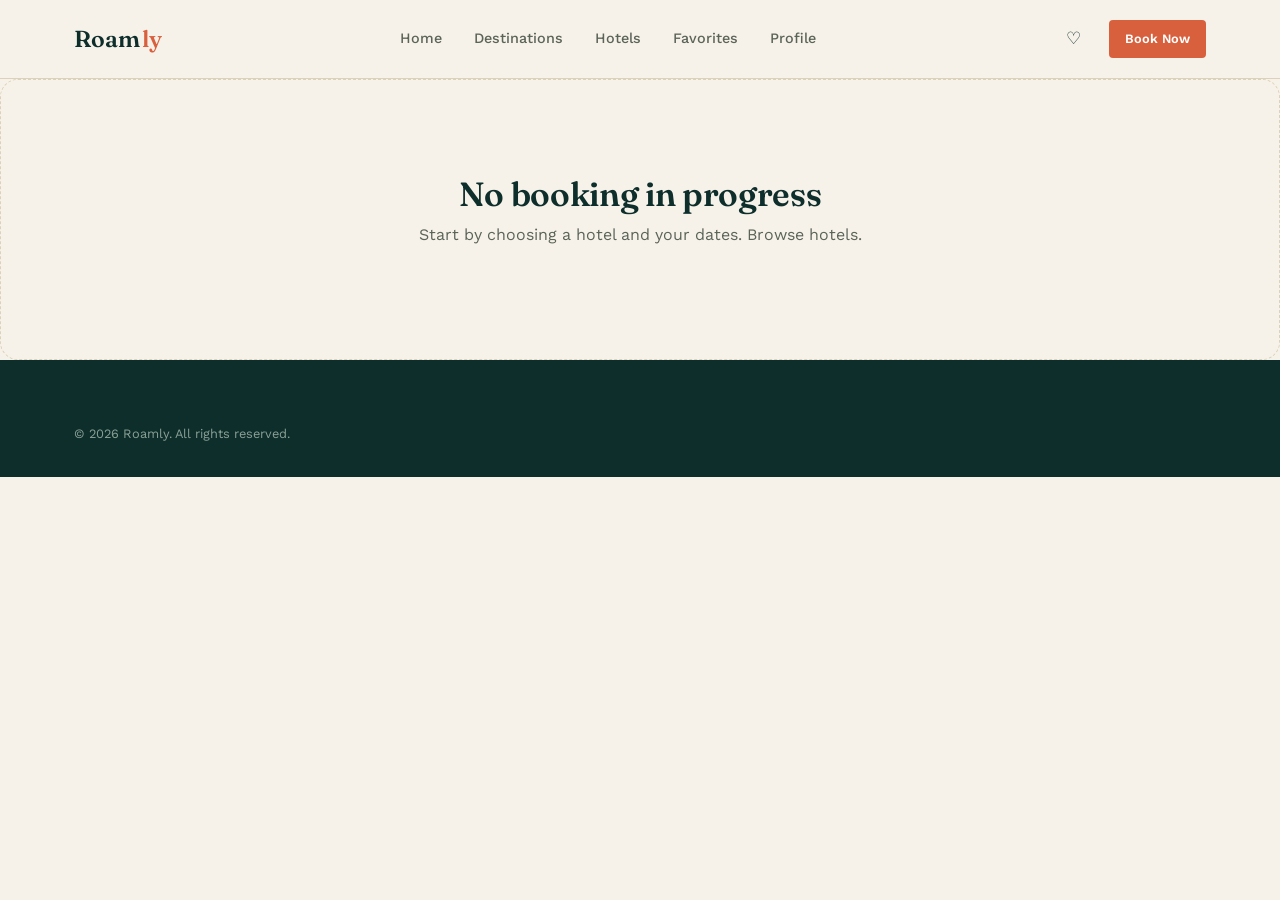
<file: booking.html>
<!DOCTYPE html>
<html lang="en">
<head>
<meta charset="UTF-8">
<meta name="viewport" content="width=device-width, initial-scale=1.0">
<title>Complete Your Booking — Roamly</title>
<link rel="preconnect" href="https://fonts.googleapis.com">
<link href="https://fonts.googleapis.com/css2?family=Fraunces:ital,opsz,wght@0,9..144,400;0,9..144,500;0,9..144,600;1,9..144,500&family=Work+Sans:wght@400;500;600;700&display=swap" rel="stylesheet">
<link rel="stylesheet" href="css/variables.css">
<link rel="stylesheet" href="css/base.css">
<link rel="stylesheet" href="css/components.css">
<link rel="stylesheet" href="css/header.css">
<link rel="stylesheet" href="css/footer.css">
<link rel="stylesheet" href="css/booking.css">
<link rel="stylesheet" href="css/responsive.css">
</head>
<body data-page="booking">
<a href="#main" class="skip-link">Skip to content</a>

<header class="site-header">
  <div class="container">
    <a href="index.html" class="logo">Roam<em>ly</em></a>
    <nav class="nav-links" id="nav-links">
      <a href="index.html" data-page="home">Home</a>
      <a href="destinations.html" data-page="destinations">Destinations</a>
      <a href="hotels.html" data-page="hotels">Hotels</a>
      <a href="favorites.html" data-page="favorites">Favorites</a>
      <a href="profile.html" data-page="profile">Profile</a>
    </nav>
    <div class="header-actions">
      <a href="favorites.html" class="icon-link" aria-label="Favorites">♡<span class="count" data-favorites-count>0</span></a>
      <a href="hotels.html" class="btn btn-primary btn-sm">Book Now</a>
      <button class="nav-toggle" aria-label="Open menu" aria-expanded="false"><span></span><span></span><span></span></button>
    </div>
  </div>
</header>

<main id="main">
  <div id="booking-root">
    <div class="container" style="padding-block:var(--space-7)">
      <div class="booking-steps">
        <div class="booking-step"><span class="dot">1</span> Choose Hotel</div>
        <div class="booking-step is-active"><span class="dot">2</span> Your Details</div>
        <div class="booking-step"><span class="dot">3</span> Confirmation</div>
      </div>

      <div class="booking-layout">
        <div>
          <div class="form-card">
            <h3>Personal Information</h3>
            <form id="booking-form">
              <div class="form-grid">
                <div class="field">
                  <label for="firstName">First Name</label>
                  <input type="text" id="firstName" name="firstName" required>
                </div>
                <div class="field">
                  <label for="lastName">Last Name</label>
                  <input type="text" id="lastName" name="lastName" required>
                </div>
                <div class="field full">
                  <label for="email">Email</label>
                  <input type="email" id="email" name="email" required>
                </div>
                <div class="field full">
                  <label for="phone">Phone</label>
                  <input type="tel" id="phone" name="phone" required>
                </div>
              </div>
              <button type="submit" class="btn btn-primary btn-block" style="margin-top:var(--space-5)">Confirm Booking</button>
            </form>
          </div>
        </div>

        <div class="summary-card">
          <div class="summary-card__hotel">
            <img id="summary-hotel-img" src="" alt="">
            <div>
              <h4 id="summary-hotel-name"></h4>
              <span id="summary-hotel-location"></span>
            </div>
          </div>
          <div class="price-line"><span>Dates</span><span id="summary-dates"></span></div>
          <div class="price-line"><span>Guests</span><span id="summary-guests"></span></div>
          <div class="perforation"></div>
          <div class="price-line"><span id="summary-price-per-night"></span></div>
          <div class="price-line"><span>Subtotal</span><span id="summary-subtotal"></span></div>
          <div class="price-line"><span>Taxes &amp; fees</span><span id="summary-taxes"></span></div>
          <div class="price-line total"><span>Total</span><span id="summary-total"></span></div>
        </div>
      </div>
    </div>
  </div>
</main>

<footer class="site-footer">
  <div class="container">
    <div class="footer-bottom" style="border-top:none;padding-top:0">
      <span>© 2026 Roamly. All rights reserved.</span>
    </div>
  </div>
</footer>

<script src="js/data.js"></script>
<script src="js/storage.js"></script>
<script src="js/search.js"></script>
<script src="js/filters.js"></script>
<script src="js/navigation.js"></script>
<script src="js/main.js"></script>
<script src="js/booking.js"></script>
</body>
</html>
</file>
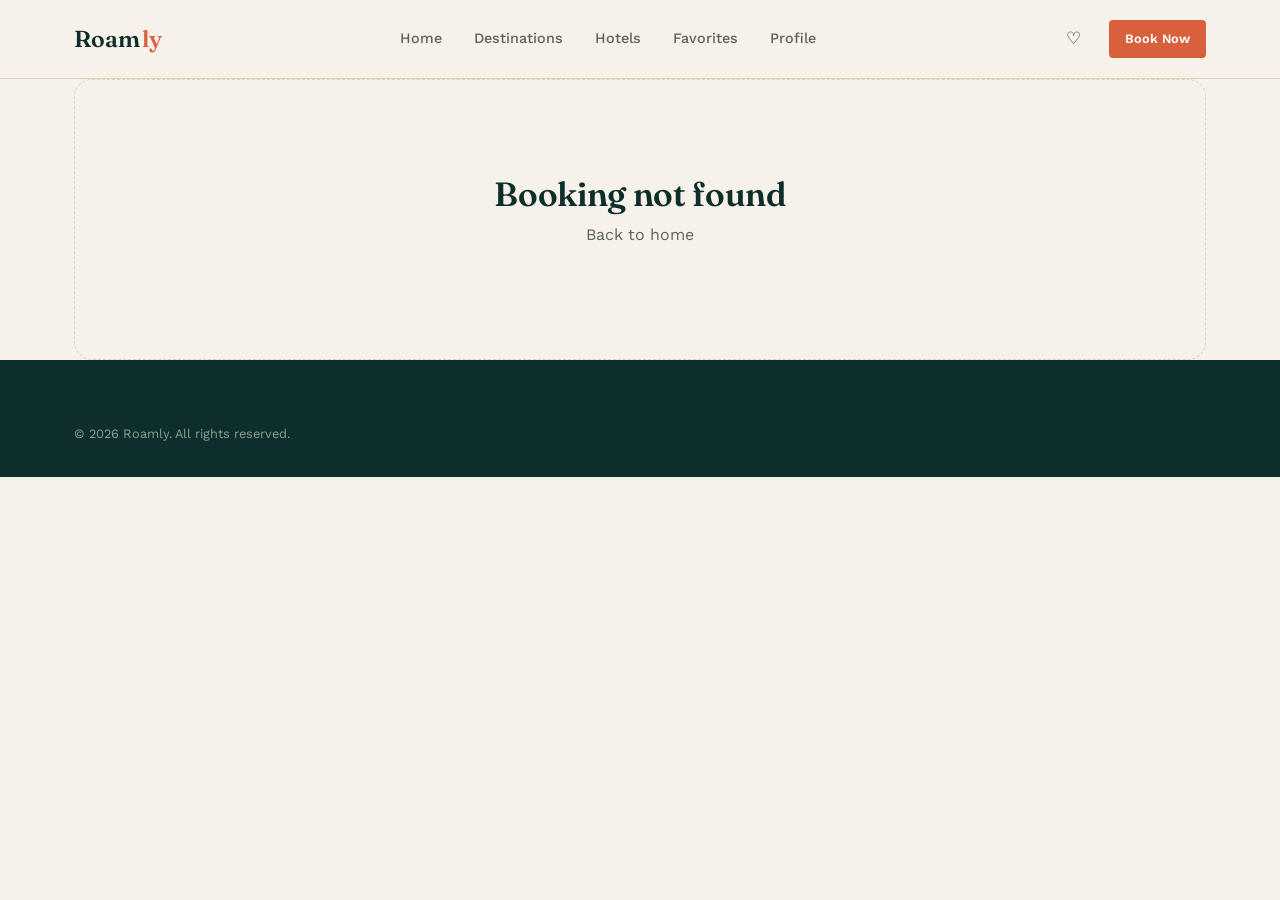
<file: confirmation.html>
<!DOCTYPE html>
<html lang="en">
<head>
<meta charset="UTF-8">
<meta name="viewport" content="width=device-width, initial-scale=1.0">
<title>Booking Confirmed — Roamly</title>
<link rel="preconnect" href="https://fonts.googleapis.com">
<link href="https://fonts.googleapis.com/css2?family=Fraunces:ital,opsz,wght@0,9..144,400;0,9..144,500;0,9..144,600;1,9..144,500&family=Work+Sans:wght@400;500;600;700&display=swap" rel="stylesheet">
<link rel="stylesheet" href="css/variables.css">
<link rel="stylesheet" href="css/base.css">
<link rel="stylesheet" href="css/components.css">
<link rel="stylesheet" href="css/header.css">
<link rel="stylesheet" href="css/footer.css">
<link rel="stylesheet" href="css/booking.css">
<link rel="stylesheet" href="css/responsive.css">
</head>
<body data-page="confirmation">
<a href="#main" class="skip-link">Skip to content</a>

<header class="site-header">
  <div class="container">
    <a href="index.html" class="logo">Roam<em>ly</em></a>
    <nav class="nav-links" id="nav-links">
      <a href="index.html" data-page="home">Home</a>
      <a href="destinations.html" data-page="destinations">Destinations</a>
      <a href="hotels.html" data-page="hotels">Hotels</a>
      <a href="favorites.html" data-page="favorites">Favorites</a>
      <a href="profile.html" data-page="profile">Profile</a>
    </nav>
    <div class="header-actions">
      <a href="favorites.html" class="icon-link" aria-label="Favorites">♡<span class="count" data-favorites-count>0</span></a>
      <a href="hotels.html" class="btn btn-primary btn-sm">Book Now</a>
      <button class="nav-toggle" aria-label="Open menu" aria-expanded="false"><span></span><span></span><span></span></button>
    </div>
  </div>
</header>

<main id="main">
  <div id="confirmation-root" class="container">
    <div class="confirmation-wrap">
      <div class="confirmation-icon">🎉</div>
      <h1>Booking Confirmed!</h1>
      <p>Thank you for booking with Roamly, <span id="confirm-name"></span>.</p>
      <div class="confirmation-id">Booking ID: <span id="confirm-id"></span></div>

      <div class="confirm-details">
        <div class="price-line"><span>Hotel</span><span id="confirm-hotel"></span></div>
        <div class="price-line"><span>Location</span><span id="confirm-location"></span></div>
        <div class="price-line"><span>Dates</span><span id="confirm-dates"></span></div>
        <div class="price-line"><span>Guests</span><span id="confirm-guests"></span></div>
        <div class="price-line total"><span>Total Paid</span><span id="confirm-total"></span></div>
      </div>

      <div class="confirm-actions">
        <a href="profile.html" class="btn btn-primary">View My Bookings</a>
        <a href="index.html" class="btn btn-secondary">Back To Home</a>
      </div>
    </div>
  </div>
</main>

<footer class="site-footer">
  <div class="container">
    <div class="footer-bottom" style="border-top:none;padding-top:0">
      <span>© 2026 Roamly. All rights reserved.</span>
    </div>
  </div>
</footer>

<script src="js/data.js"></script>
<script src="js/storage.js"></script>
<script src="js/search.js"></script>
<script src="js/filters.js"></script>
<script src="js/navigation.js"></script>
<script src="js/main.js"></script>
<script src="js/booking.js"></script>
</body>
</html>
</file>
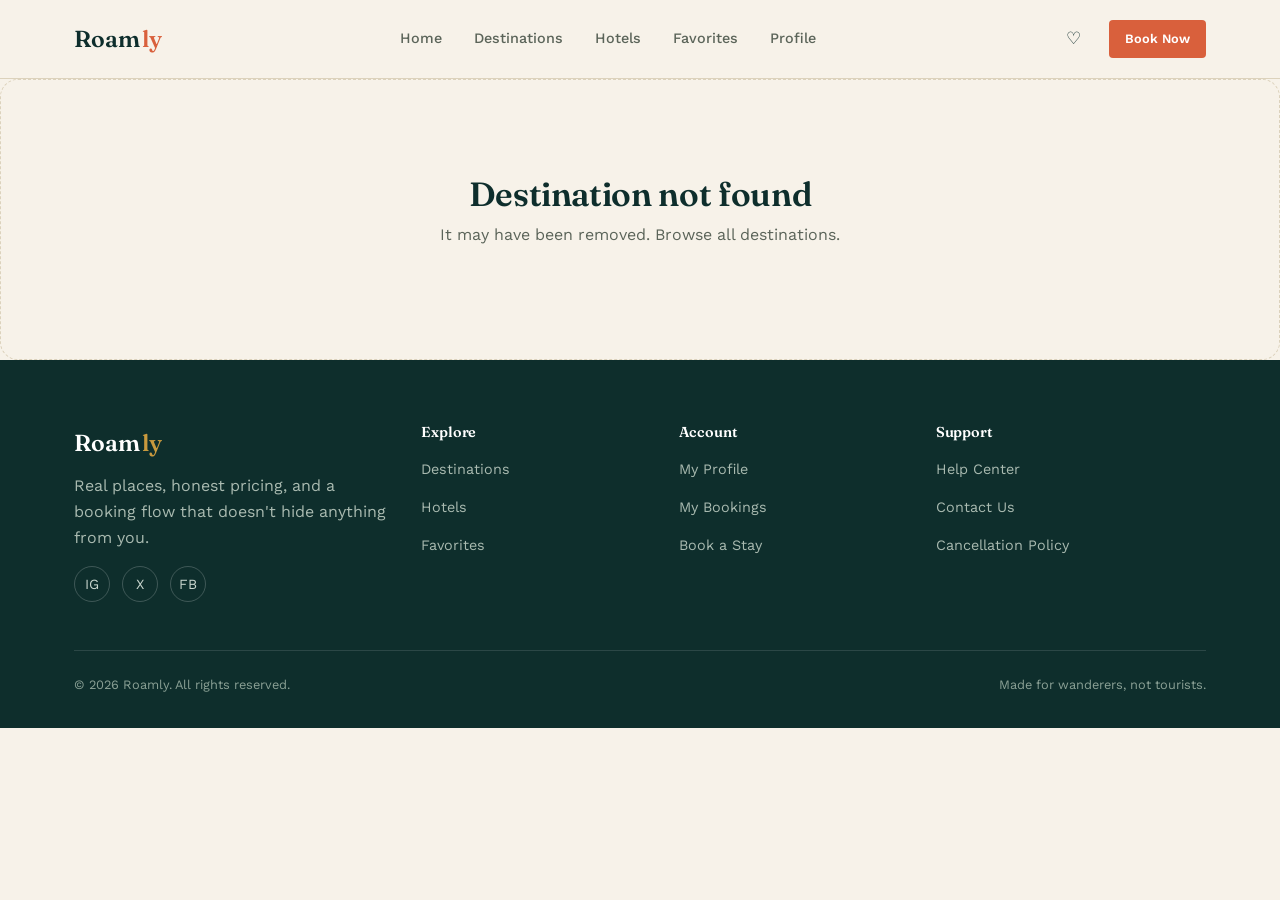
<file: destination-details.html>
<!DOCTYPE html>
<html lang="en">
<head>
<meta charset="UTF-8">
<meta name="viewport" content="width=device-width, initial-scale=1.0">
<title>Destination — Roamly</title>
<link rel="preconnect" href="https://fonts.googleapis.com">
<link href="https://fonts.googleapis.com/css2?family=Fraunces:ital,opsz,wght@0,9..144,400;0,9..144,500;0,9..144,600;1,9..144,500&family=Work+Sans:wght@400;500;600;700&display=swap" rel="stylesheet">
<link rel="stylesheet" href="css/variables.css">
<link rel="stylesheet" href="css/base.css">
<link rel="stylesheet" href="css/components.css">
<link rel="stylesheet" href="css/header.css">
<link rel="stylesheet" href="css/footer.css">
<link rel="stylesheet" href="css/details.css">
<link rel="stylesheet" href="css/home.css">
<link rel="stylesheet" href="css/responsive.css">
</head>
<body data-page="destination-details">
<a href="#main" class="skip-link">Skip to content</a>

<header class="site-header">
  <div class="container">
    <a href="index.html" class="logo">Roam<em>ly</em></a>
    <nav class="nav-links" id="nav-links">
      <a href="index.html" data-page="home">Home</a>
      <a href="destinations.html" data-page="destinations">Destinations</a>
      <a href="hotels.html" data-page="hotels">Hotels</a>
      <a href="favorites.html" data-page="favorites">Favorites</a>
      <a href="profile.html" data-page="profile">Profile</a>
    </nav>
    <div class="header-actions">
      <a href="favorites.html" class="icon-link" aria-label="Favorites">♡<span class="count" data-favorites-count>0</span></a>
      <a href="hotels.html" class="btn btn-primary btn-sm">Book Now</a>
      <button class="nav-toggle" aria-label="Open menu" aria-expanded="false"><span></span><span></span><span></span></button>
    </div>
  </div>
</header>

<main id="main">
  <div id="destination-detail-root">
    <div class="container" style="padding-top:var(--space-6)">

      <div style="border-radius:var(--radius-lg); overflow:hidden; height:380px; margin-bottom:var(--space-7)">
        <img id="dest-hero-img" src="" alt="" style="width:100%;height:100%;object-fit:cover">
      </div>

      <div class="detail-title-row">
        <div>
          <h1 id="dest-name" style="margin-bottom:6px"></h1>
          <div class="detail-meta" id="dest-meta"></div>
        </div>
        <button id="dest-fav-btn" class="btn btn-secondary">♡ Save</button>
      </div>

      <div class="detail-layout">
        <div>
          <div class="detail-block">
            <h3>About</h3>
            <p id="dest-description"></p>
          </div>
          <div class="detail-block">
            <h3>Popular Attractions</h3>
            <div class="attraction-tags" id="dest-attractions"></div>
          </div>
        </div>
        <div class="booking-card">
          <h4>Trip essentials</h4>
          <div class="price-breakdown" style="margin-top:var(--space-3)">
            <div class="price-line"><span>Best time to visit</span></div>
            <div class="price-line" id="dest-best-time" style="color:var(--color-ink);font-weight:600"></div>
            <div class="price-line" style="margin-top:var(--space-3)"><span>Average price</span></div>
            <div class="price-line total" id="dest-avg-price"></div>
          </div>
          <a href="hotels.html" class="btn btn-primary btn-block">See hotels here</a>
        </div>
      </div>

      <section class="section" style="padding-inline:0">
        <div class="section-head">
          <div>
            <h2>Hotels in this destination</h2>
            <p>Stays available for this trip.</p>
          </div>
        </div>
        <div class="grid-3" id="dest-hotels-grid"></div>
      </section>
    </div>
  </div>
</main>

<footer class="site-footer">
  <div class="container">
    <div class="footer-grid">
      <div class="footer-about">
        <a href="index.html" class="logo">Roam<em>ly</em></a>
        <p>Real places, honest pricing, and a booking flow that doesn't hide anything from you.</p>
        <div class="social-row">
          <a href="#" aria-label="Instagram">IG</a>
          <a href="#" aria-label="Twitter">X</a>
          <a href="#" aria-label="Facebook">FB</a>
        </div>
      </div>
      <div class="footer-col">
        <h4>Explore</h4>
        <ul>
          <li><a href="destinations.html">Destinations</a></li>
          <li><a href="hotels.html">Hotels</a></li>
          <li><a href="favorites.html">Favorites</a></li>
        </ul>
      </div>
      <div class="footer-col">
        <h4>Account</h4>
        <ul>
          <li><a href="profile.html">My Profile</a></li>
          <li><a href="profile.html">My Bookings</a></li>
          <li><a href="hotels.html">Book a Stay</a></li>
        </ul>
      </div>
      <div class="footer-col">
        <h4>Support</h4>
        <ul>
          <li><a href="#">Help Center</a></li>
          <li><a href="#">Contact Us</a></li>
          <li><a href="#">Cancellation Policy</a></li>
        </ul>
      </div>
    </div>
    <div class="footer-bottom">
      <span>© 2026 Roamly. All rights reserved.</span>
      <span>Made for wanderers, not tourists.</span>
    </div>
  </div>
</footer>

<script src="js/data.js"></script>
<script src="js/storage.js"></script>
<script src="js/search.js"></script>
<script src="js/filters.js"></script>
<script src="js/navigation.js"></script>
<script src="js/main.js"></script>
<script src="js/details.js"></script>
</body>
</html>
</file>
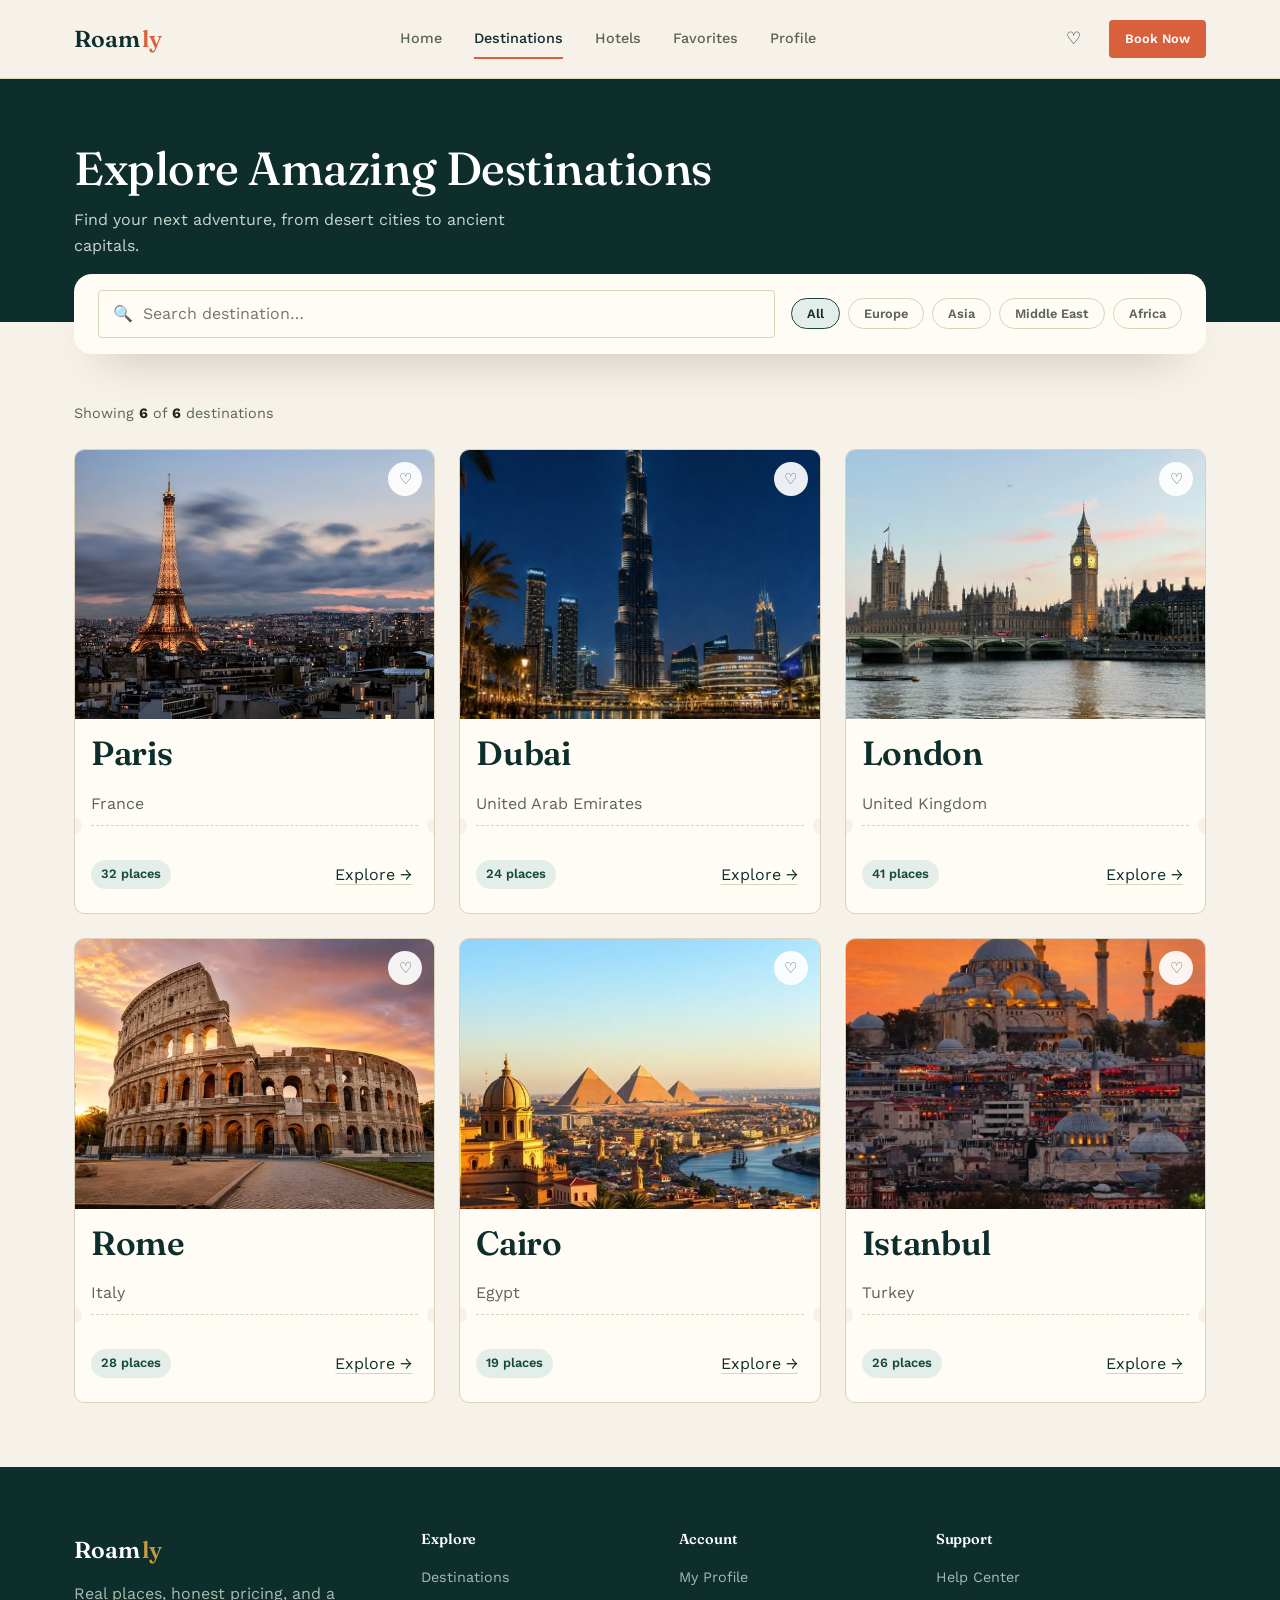
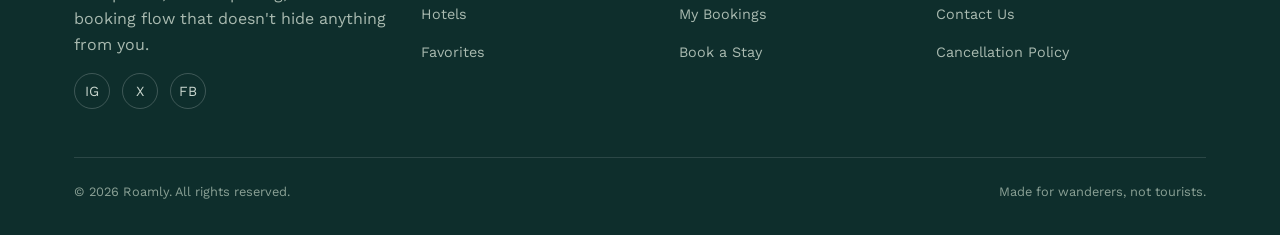
<file: destinations.html>
<!DOCTYPE html>
<html lang="en">
<head>
<meta charset="UTF-8">
<meta name="viewport" content="width=device-width, initial-scale=1.0">
<title>Destinations — Roamly</title>
<link rel="preconnect" href="https://fonts.googleapis.com">
<link href="https://fonts.googleapis.com/css2?family=Fraunces:ital,opsz,wght@0,9..144,400;0,9..144,500;0,9..144,600;1,9..144,500&family=Work+Sans:wght@400;500;600;700&display=swap" rel="stylesheet">
<link rel="stylesheet" href="css/variables.css">
<link rel="stylesheet" href="css/base.css">
<link rel="stylesheet" href="css/components.css">
<link rel="stylesheet" href="css/header.css">
<link rel="stylesheet" href="css/footer.css">
<link rel="stylesheet" href="css/destinations.css">
<link rel="stylesheet" href="css/home.css">
<link rel="stylesheet" href="css/responsive.css">
</head>
<body data-page="destinations">
<a href="#main" class="skip-link">Skip to content</a>

<header class="site-header">
  <div class="container">
    <a href="index.html" class="logo">Roam<em>ly</em></a>
    <nav class="nav-links" id="nav-links">
      <a href="index.html" data-page="home">Home</a>
      <a href="destinations.html" data-page="destinations">Destinations</a>
      <a href="hotels.html" data-page="hotels">Hotels</a>
      <a href="favorites.html" data-page="favorites">Favorites</a>
      <a href="profile.html" data-page="profile">Profile</a>
    </nav>
    <div class="header-actions">
      <a href="favorites.html" class="icon-link" aria-label="Favorites">♡<span class="count" data-favorites-count>0</span></a>
      <a href="hotels.html" class="btn btn-primary btn-sm">Book Now</a>
      <button class="nav-toggle" aria-label="Open menu" aria-expanded="false"><span></span><span></span><span></span></button>
    </div>
  </div>
</header>

<main id="main">
  <section class="page-hero">
    <div class="container">
      <h1>Explore Amazing Destinations</h1>
      <p>Find your next adventure, from desert cities to ancient capitals.</p>
    </div>
  </section>

  <section class="section" style="padding-top:0">
    <div class="container">
      <div class="page-toolbar">
        <div class="search-field">
          🔍 <input type="text" id="destination-search" placeholder="Search destination…" aria-label="Search destinations">
        </div>
        <div class="chip-row">
          <button class="chip is-active" data-region-chip="All">All</button>
          <button class="chip" data-region-chip="Europe">Europe</button>
          <button class="chip" data-region-chip="Asia">Asia</button>
          <button class="chip" data-region-chip="Middle East">Middle East</button>
          <button class="chip" data-region-chip="Africa">Africa</button>
        </div>
      </div>

      <p class="results-meta" id="results-meta"></p>
      <div class="grid-3" id="destinations-grid"></div>
    </div>
  </section>
</main>

<footer class="site-footer">
  <div class="container">
    <div class="footer-grid">
      <div class="footer-about">
        <a href="index.html" class="logo">Roam<em>ly</em></a>
        <p>Real places, honest pricing, and a booking flow that doesn't hide anything from you.</p>
        <div class="social-row">
          <a href="#" aria-label="Instagram">IG</a>
          <a href="#" aria-label="Twitter">X</a>
          <a href="#" aria-label="Facebook">FB</a>
        </div>
      </div>
      <div class="footer-col">
        <h4>Explore</h4>
        <ul>
          <li><a href="destinations.html">Destinations</a></li>
          <li><a href="hotels.html">Hotels</a></li>
          <li><a href="favorites.html">Favorites</a></li>
        </ul>
      </div>
      <div class="footer-col">
        <h4>Account</h4>
        <ul>
          <li><a href="profile.html">My Profile</a></li>
          <li><a href="profile.html">My Bookings</a></li>
          <li><a href="hotels.html">Book a Stay</a></li>
        </ul>
      </div>
      <div class="footer-col">
        <h4>Support</h4>
        <ul>
          <li><a href="#">Help Center</a></li>
          <li><a href="#">Contact Us</a></li>
          <li><a href="#">Cancellation Policy</a></li>
        </ul>
      </div>
    </div>
    <div class="footer-bottom">
      <span>© 2026 Roamly. All rights reserved.</span>
      <span>Made for wanderers, not tourists.</span>
    </div>
  </div>
</footer>

<script src="js/data.js"></script>
<script src="js/storage.js"></script>
<script src="js/search.js"></script>
<script src="js/filters.js"></script>
<script src="js/navigation.js"></script>
<script src="js/main.js"></script>
<script src="js/destinations.js"></script>
</body>
</html>
</file>
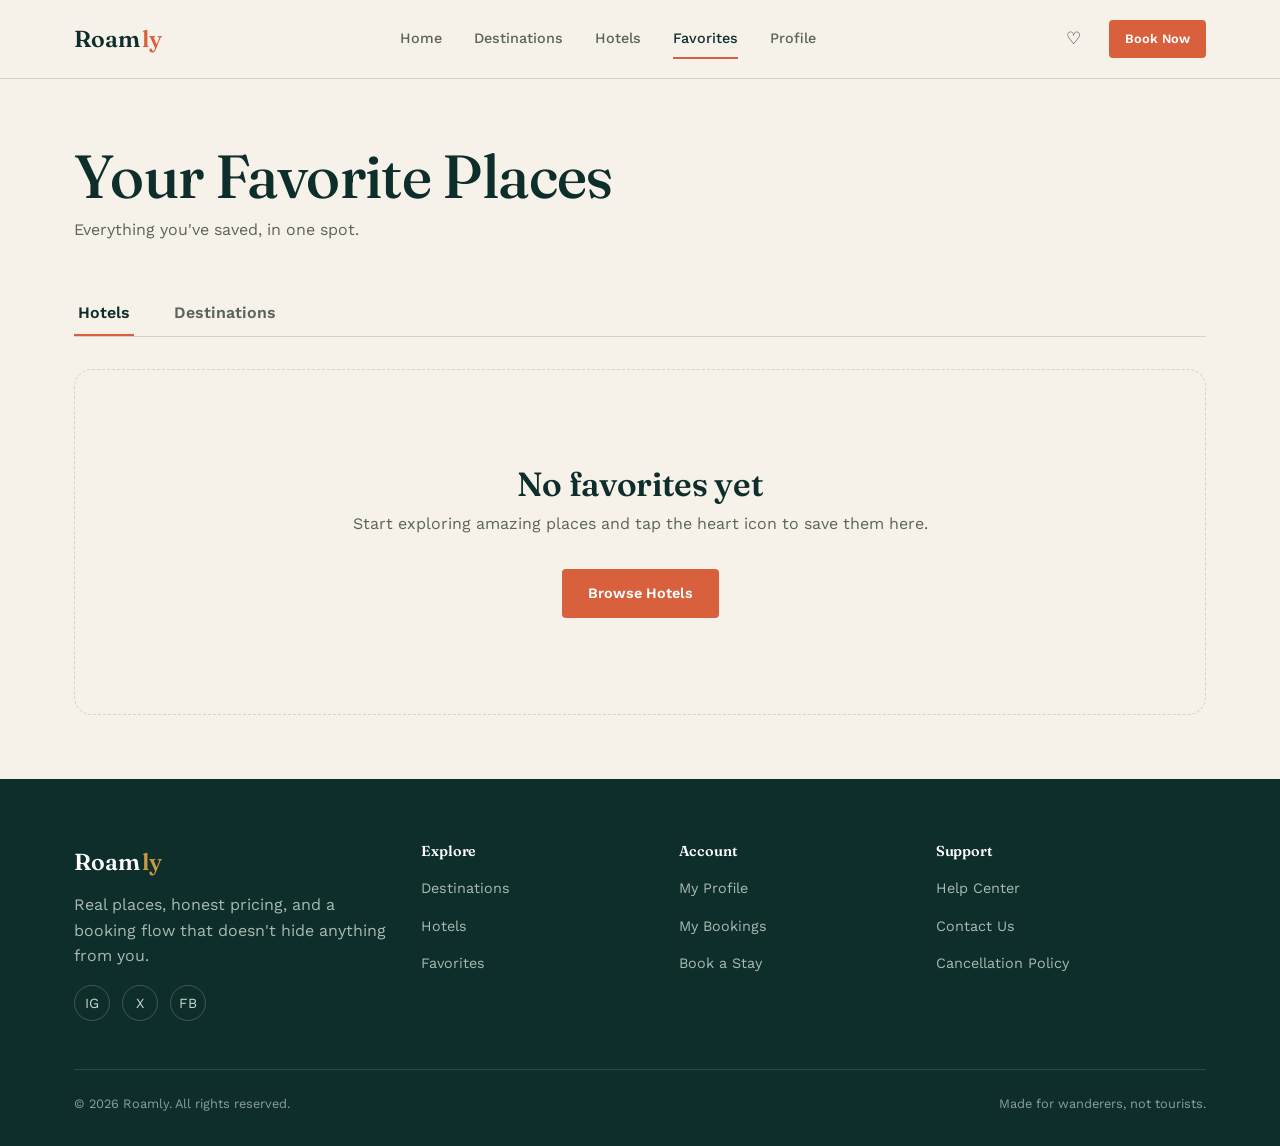
<file: favorites.html>
<!DOCTYPE html>
<html lang="en">
<head>
<meta charset="UTF-8">
<meta name="viewport" content="width=device-width, initial-scale=1.0">
<title>Favorites — Roamly</title>
<link rel="preconnect" href="https://fonts.googleapis.com">
<link href="https://fonts.googleapis.com/css2?family=Fraunces:ital,opsz,wght@0,9..144,400;0,9..144,500;0,9..144,600;1,9..144,500&family=Work+Sans:wght@400;500;600;700&display=swap" rel="stylesheet">
<link rel="stylesheet" href="css/variables.css">
<link rel="stylesheet" href="css/base.css">
<link rel="stylesheet" href="css/components.css">
<link rel="stylesheet" href="css/header.css">
<link rel="stylesheet" href="css/footer.css">
<link rel="stylesheet" href="css/favorites.css">
<link rel="stylesheet" href="css/home.css">
<link rel="stylesheet" href="css/responsive.css">
</head>
<body data-page="favorites">
<a href="#main" class="skip-link">Skip to content</a>

<header class="site-header">
  <div class="container">
    <a href="index.html" class="logo">Roam<em>ly</em></a>
    <nav class="nav-links" id="nav-links">
      <a href="index.html" data-page="home">Home</a>
      <a href="destinations.html" data-page="destinations">Destinations</a>
      <a href="hotels.html" data-page="hotels">Hotels</a>
      <a href="favorites.html" data-page="favorites">Favorites</a>
      <a href="profile.html" data-page="profile">Profile</a>
    </nav>
    <div class="header-actions">
      <a href="favorites.html" class="icon-link" aria-label="Favorites">♡<span class="count" data-favorites-count>0</span></a>
      <a href="hotels.html" class="btn btn-primary btn-sm">Book Now</a>
      <button class="nav-toggle" aria-label="Open menu" aria-expanded="false"><span></span><span></span><span></span></button>
    </div>
  </div>
</header>

<main id="main">
  <section class="section">
    <div class="container">
      <div class="section-head" style="border-bottom:none">
        <div>
          <h1 style="margin-bottom:6px">Your Favorite Places</h1>
          <p>Everything you've saved, in one spot.</p>
        </div>
      </div>

      <div class="favorites-tabs">
        <button class="fav-tab is-active" data-tab="hotels">Hotels</button>
        <button class="fav-tab" data-tab="destinations">Destinations</button>
      </div>

      <div class="grid-3" id="favorites-grid"></div>
    </div>
  </section>
</main>

<footer class="site-footer">
  <div class="container">
    <div class="footer-grid">
      <div class="footer-about">
        <a href="index.html" class="logo">Roam<em>ly</em></a>
        <p>Real places, honest pricing, and a booking flow that doesn't hide anything from you.</p>
        <div class="social-row">
          <a href="#" aria-label="Instagram">IG</a>
          <a href="#" aria-label="Twitter">X</a>
          <a href="#" aria-label="Facebook">FB</a>
        </div>
      </div>
      <div class="footer-col">
        <h4>Explore</h4>
        <ul>
          <li><a href="destinations.html">Destinations</a></li>
          <li><a href="hotels.html">Hotels</a></li>
          <li><a href="favorites.html">Favorites</a></li>
        </ul>
      </div>
      <div class="footer-col">
        <h4>Account</h4>
        <ul>
          <li><a href="profile.html">My Profile</a></li>
          <li><a href="profile.html">My Bookings</a></li>
          <li><a href="hotels.html">Book a Stay</a></li>
        </ul>
      </div>
      <div class="footer-col">
        <h4>Support</h4>
        <ul>
          <li><a href="#">Help Center</a></li>
          <li><a href="#">Contact Us</a></li>
          <li><a href="#">Cancellation Policy</a></li>
        </ul>
      </div>
    </div>
    <div class="footer-bottom">
      <span>© 2026 Roamly. All rights reserved.</span>
      <span>Made for wanderers, not tourists.</span>
    </div>
  </div>
</footer>

<script src="js/data.js"></script>
<script src="js/storage.js"></script>
<script src="js/search.js"></script>
<script src="js/filters.js"></script>
<script src="js/navigation.js"></script>
<script src="js/main.js"></script>
<script src="js/favorites.js"></script>
</body>
</html>
</file>
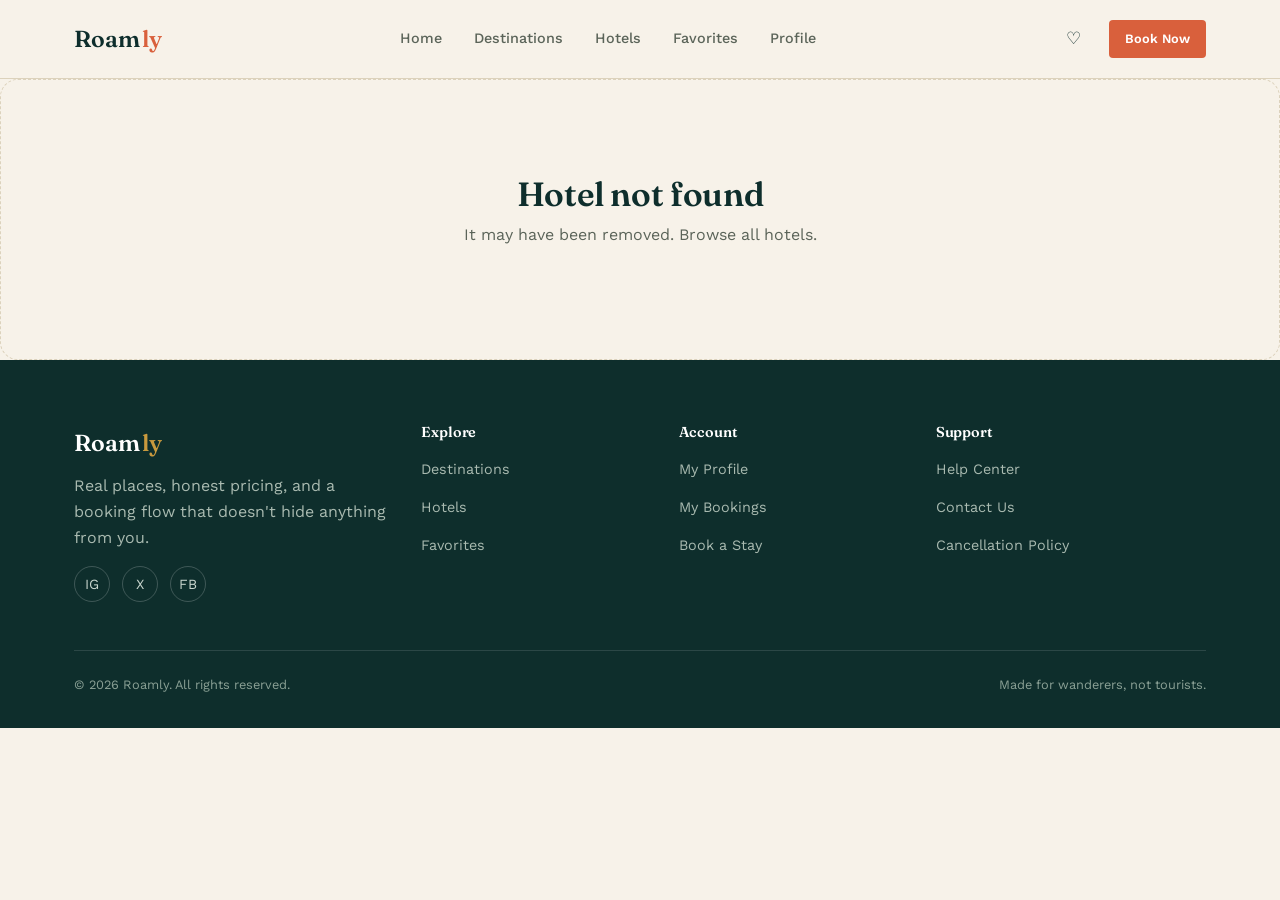
<file: hotel-details.html>
<!DOCTYPE html>
<html lang="en">
<head>
<meta charset="UTF-8">
<meta name="viewport" content="width=device-width, initial-scale=1.0">
<title>Hotel — Roamly</title>
<link rel="preconnect" href="https://fonts.googleapis.com">
<link href="https://fonts.googleapis.com/css2?family=Fraunces:ital,opsz,wght@0,9..144,400;0,9..144,500;0,9..144,600;1,9..144,500&family=Work+Sans:wght@400;500;600;700&display=swap" rel="stylesheet">
<link rel="stylesheet" href="css/variables.css">
<link rel="stylesheet" href="css/base.css">
<link rel="stylesheet" href="css/components.css">
<link rel="stylesheet" href="css/header.css">
<link rel="stylesheet" href="css/footer.css">
<link rel="stylesheet" href="css/details.css">
<link rel="stylesheet" href="css/responsive.css">
</head>
<body data-page="hotel-details">
<a href="#main" class="skip-link">Skip to content</a>

<header class="site-header">
  <div class="container">
    <a href="index.html" class="logo">Roam<em>ly</em></a>
    <nav class="nav-links" id="nav-links">
      <a href="index.html" data-page="home">Home</a>
      <a href="destinations.html" data-page="destinations">Destinations</a>
      <a href="hotels.html" data-page="hotels">Hotels</a>
      <a href="favorites.html" data-page="favorites">Favorites</a>
      <a href="profile.html" data-page="profile">Profile</a>
    </nav>
    <div class="header-actions">
      <a href="favorites.html" class="icon-link" aria-label="Favorites">♡<span class="count" data-favorites-count>0</span></a>
      <a href="hotels.html" class="btn btn-primary btn-sm">Book Now</a>
      <button class="nav-toggle" aria-label="Open menu" aria-expanded="false"><span></span><span></span><span></span></button>
    </div>
  </div>
</header>

<main id="main">
  <div id="hotel-detail-root">
    <div class="container" style="padding-top:var(--space-6)">

      <div class="gallery">
        <div class="gallery__main"><img id="hotel-gallery-main" src="" alt=""></div>
        <div class="gallery__side">
          <img src="" alt="">
          <img src="" alt="">
        </div>
      </div>

      <div class="detail-layout">
        <div>
          <div class="detail-title-row">
            <div>
              <h1 id="hotel-name" style="margin-bottom:6px"></h1>
              <div class="detail-meta" id="hotel-meta"></div>
            </div>
            <button id="hotel-fav-btn" class="pass-card__fav" style="position:static;font-size:20px"></button>
          </div>

          <div class="detail-block">
            <h3>About this hotel</h3>
            <p id="hotel-description"></p>
          </div>

          <div class="detail-block">
            <h3>Amenities</h3>
            <div class="amenities-grid" id="hotel-amenities"></div>
          </div>

          <div class="detail-block">
            <h3>Rooms</h3>
            <div class="room-list" id="hotel-rooms"></div>
          </div>
        </div>

        <div class="booking-card">
          <div class="booking-card__price" id="bc-price-display"></div>
          <form id="booking-card-form">
            <div class="field-row">
              <div class="field">
                <label for="bc-checkin">Check In</label>
                <input type="date" id="bc-checkin" required>
              </div>
              <div class="field">
                <label for="bc-checkout">Check Out</label>
                <input type="date" id="bc-checkout" required>
              </div>
            </div>
            <div class="field-row">
              <div class="field">
                <label for="bc-guests">Guests</label>
                <select id="bc-guests">
                  <option value="1">1</option>
                  <option value="2" selected>2</option>
                  <option value="3">3</option>
                  <option value="4">4</option>
                </select>
              </div>
              <div class="field">
                <label for="bc-rooms">Rooms</label>
                <select id="bc-rooms">
                  <option value="1" selected>1</option>
                  <option value="2">2</option>
                  <option value="3">3</option>
                </select>
              </div>
            </div>
            <span class="error-msg" style="display:block;min-height:16px"></span>

            <div class="price-breakdown">
              <div class="price-line"><span id="bc-nights-line">0 nights</span><span id="bc-rooms-line">1 room</span></div>
              <div class="price-line"><span>Taxes &amp; fees</span><span id="bc-taxes-line">$0</span></div>
              <div class="price-line total"><span>Total</span><span id="bc-total-line">$0</span></div>
            </div>

            <button type="submit" id="bc-reserve-btn" class="btn btn-primary btn-block">Reserve Now</button>
          </form>
        </div>
      </div>
    </div>
  </div>
</main>

<footer class="site-footer">
  <div class="container">
    <div class="footer-grid">
      <div class="footer-about">
        <a href="index.html" class="logo">Roam<em>ly</em></a>
        <p>Real places, honest pricing, and a booking flow that doesn't hide anything from you.</p>
        <div class="social-row">
          <a href="#" aria-label="Instagram">IG</a>
          <a href="#" aria-label="Twitter">X</a>
          <a href="#" aria-label="Facebook">FB</a>
        </div>
      </div>
      <div class="footer-col">
        <h4>Explore</h4>
        <ul>
          <li><a href="destinations.html">Destinations</a></li>
          <li><a href="hotels.html">Hotels</a></li>
          <li><a href="favorites.html">Favorites</a></li>
        </ul>
      </div>
      <div class="footer-col">
        <h4>Account</h4>
        <ul>
          <li><a href="profile.html">My Profile</a></li>
          <li><a href="profile.html">My Bookings</a></li>
          <li><a href="hotels.html">Book a Stay</a></li>
        </ul>
      </div>
      <div class="footer-col">
        <h4>Support</h4>
        <ul>
          <li><a href="#">Help Center</a></li>
          <li><a href="#">Contact Us</a></li>
          <li><a href="#">Cancellation Policy</a></li>
        </ul>
      </div>
    </div>
    <div class="footer-bottom">
      <span>© 2026 Roamly. All rights reserved.</span>
      <span>Made for wanderers, not tourists.</span>
    </div>
  </div>
</footer>

<script src="js/data.js"></script>
<script src="js/storage.js"></script>
<script src="js/search.js"></script>
<script src="js/filters.js"></script>
<script src="js/navigation.js"></script>
<script src="js/main.js"></script>
<script src="js/details.js"></script>
</body>
</html>
</file>
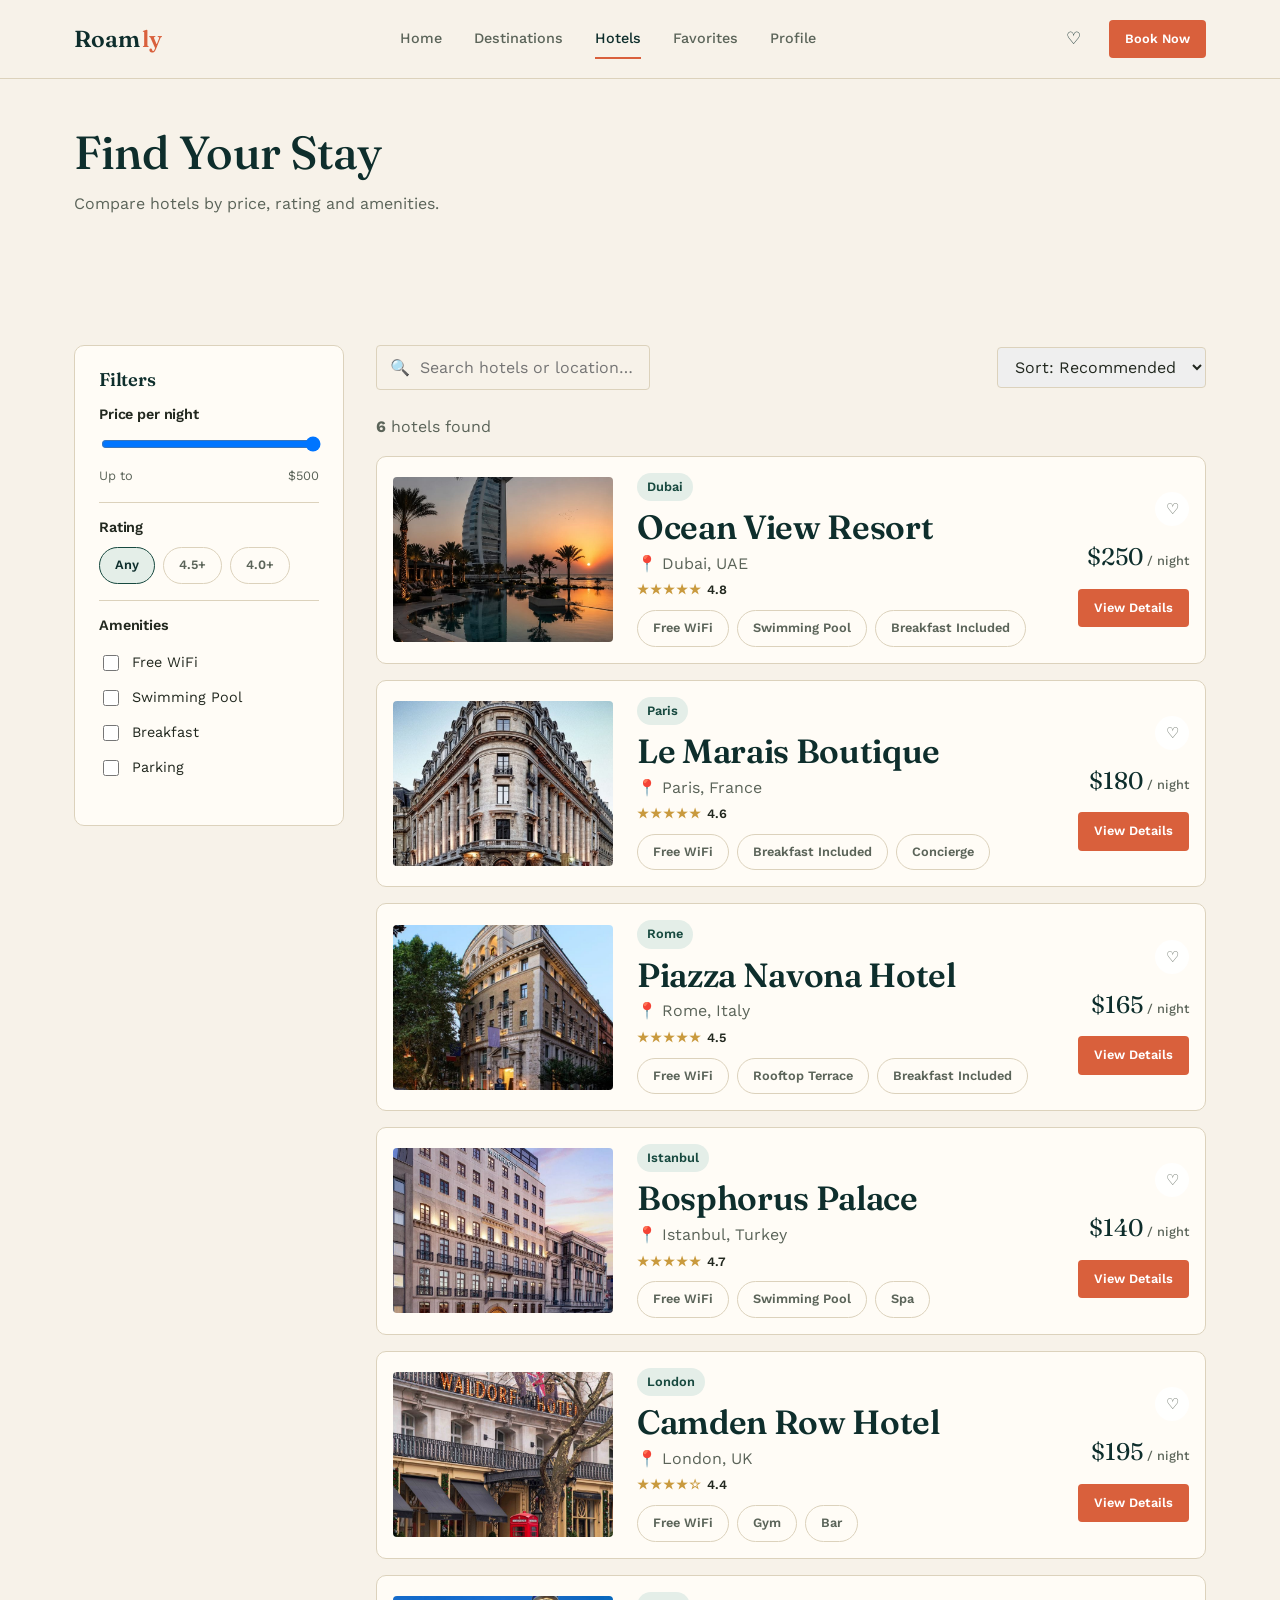
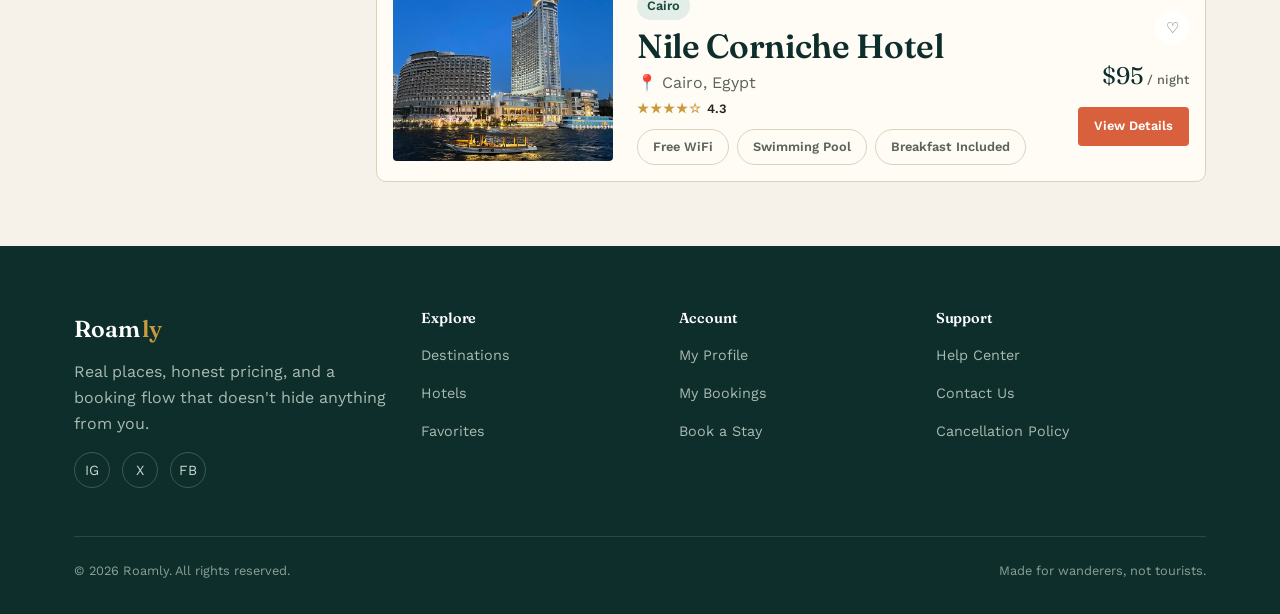
<file: hotels.html>
<!DOCTYPE html>
<html lang="en">
<head>
<meta charset="UTF-8">
<meta name="viewport" content="width=device-width, initial-scale=1.0">
<title>Hotels — Roamly</title>
<link rel="preconnect" href="https://fonts.googleapis.com">
<link href="https://fonts.googleapis.com/css2?family=Fraunces:ital,opsz,wght@0,9..144,400;0,9..144,500;0,9..144,600;1,9..144,500&family=Work+Sans:wght@400;500;600;700&display=swap" rel="stylesheet">
<link rel="stylesheet" href="css/variables.css">
<link rel="stylesheet" href="css/base.css">
<link rel="stylesheet" href="css/components.css">
<link rel="stylesheet" href="css/header.css">
<link rel="stylesheet" href="css/footer.css">
<link rel="stylesheet" href="css/hotels.css">
<link rel="stylesheet" href="css/responsive.css">
</head>
<body data-page="hotels">
<a href="#main" class="skip-link">Skip to content</a>

<header class="site-header">
  <div class="container">
    <a href="index.html" class="logo">Roam<em>ly</em></a>
    <nav class="nav-links" id="nav-links">
      <a href="index.html" data-page="home">Home</a>
      <a href="destinations.html" data-page="destinations">Destinations</a>
      <a href="hotels.html" data-page="hotels">Hotels</a>
      <a href="favorites.html" data-page="favorites">Favorites</a>
      <a href="profile.html" data-page="profile">Profile</a>
    </nav>
    <div class="header-actions">
      <a href="favorites.html" class="icon-link" aria-label="Favorites">♡<span class="count" data-favorites-count>0</span></a>
      <a href="hotels.html" class="btn btn-primary btn-sm">Book Now</a>
      <button class="nav-toggle" aria-label="Open menu" aria-expanded="false"><span></span><span></span><span></span></button>
    </div>
  </div>
</header>

<main id="main">
  <section class="page-hero" style="padding-block:var(--space-7)">
    <div class="container">
      <h1 style="font-size:var(--step-2xl)">Find Your Stay</h1>
      <p>Compare hotels by price, rating and amenities.</p>
    </div>
  </section>

  <section class="section">
    <div class="container">
      <div class="hotels-layout">

        <aside class="filters-panel">
          <h3>Filters</h3>

          <div class="filter-group">
            <h4>Price per night</h4>
            <input type="range" id="price-range" min="80" max="500" value="500" style="width:100%">
            <div class="range-row"><span>Up to</span><span id="price-range-value">$500</span></div>
          </div>

          <div class="filter-group">
            <h4>Rating</h4>
            <div class="star-filter">
              <label class="chip"><input type="radio" name="min-rating" value="" checked style="display:none">Any</label>
              <label class="chip"><input type="radio" name="min-rating" value="4.5" style="display:none">4.5+</label>
              <label class="chip"><input type="radio" name="min-rating" value="4" style="display:none">4.0+</label>
            </div>
          </div>

          <div class="filter-group">
            <h4>Amenities</h4>
            <label class="check-row"><input type="checkbox" name="amenity" value="Free WiFi"> Free WiFi</label>
            <label class="check-row"><input type="checkbox" name="amenity" value="Swimming Pool"> Swimming Pool</label>
            <label class="check-row"><input type="checkbox" name="amenity" value="Breakfast Included"> Breakfast</label>
            <label class="check-row"><input type="checkbox" name="amenity" value="Free Parking"> Parking</label>
          </div>
        </aside>

        <div>
          <div class="hotels-list-head">
            <div class="search-field">
              🔍 <input type="text" id="hotel-search" placeholder="Search hotels or location…" aria-label="Search hotels">
            </div>
            <select id="sort-select" class="field" style="border:1.5px solid var(--color-line); border-radius:var(--radius-sm); padding:9px 13px">
              <option value="">Sort: Recommended</option>
              <option value="price-asc">Price: Low to High</option>
              <option value="price-desc">Price: High to Low</option>
              <option value="rating-desc">Rating: Highest</option>
            </select>
          </div>
          <p class="results-meta" id="results-meta"></p>
          <div class="hotel-list" id="hotels-list"></div>
        </div>

      </div>
    </div>
  </section>
</main>

<footer class="site-footer">
  <div class="container">
    <div class="footer-grid">
      <div class="footer-about">
        <a href="index.html" class="logo">Roam<em>ly</em></a>
        <p>Real places, honest pricing, and a booking flow that doesn't hide anything from you.</p>
        <div class="social-row">
          <a href="#" aria-label="Instagram">IG</a>
          <a href="#" aria-label="Twitter">X</a>
          <a href="#" aria-label="Facebook">FB</a>
        </div>
      </div>
      <div class="footer-col">
        <h4>Explore</h4>
        <ul>
          <li><a href="destinations.html">Destinations</a></li>
          <li><a href="hotels.html">Hotels</a></li>
          <li><a href="favorites.html">Favorites</a></li>
        </ul>
      </div>
      <div class="footer-col">
        <h4>Account</h4>
        <ul>
          <li><a href="profile.html">My Profile</a></li>
          <li><a href="profile.html">My Bookings</a></li>
          <li><a href="hotels.html">Book a Stay</a></li>
        </ul>
      </div>
      <div class="footer-col">
        <h4>Support</h4>
        <ul>
          <li><a href="#">Help Center</a></li>
          <li><a href="#">Contact Us</a></li>
          <li><a href="#">Cancellation Policy</a></li>
        </ul>
      </div>
    </div>
    <div class="footer-bottom">
      <span>© 2026 Roamly. All rights reserved.</span>
      <span>Made for wanderers, not tourists.</span>
    </div>
  </div>
</footer>

<script src="js/data.js"></script>
<script src="js/storage.js"></script>
<script src="js/search.js"></script>
<script src="js/filters.js"></script>
<script src="js/navigation.js"></script>
<script src="js/main.js"></script>
<script src="js/hotels.js"></script>
</body>
</html>
</file>
<file: css/variables.css>
/* ==========================================================================
   ROAMLY — DESIGN TOKENS
   Palette: dusk-ocean teal + sun-worn coral + brass gold, on warm paper.
   Signature motif: the boarding-pass stub (dashed tear-line, ticket notch)
   used across destination cards, hotel cards and the booking summary.
   ========================================================================== */

:root {
  /* ---- Color: base ---- */
  --color-ocean-900: #0E2E2C;   /* deep teal — headers, footer, nav */
  --color-ocean-700: #17493F;   /* primary buttons, links */
  --color-ocean-500: #2C7A66;   /* hover states, secondary accents */
  --color-ocean-100: #E4EEE8;   /* tinted panels on teal */

  --color-coral-600: #D9603C;   /* primary CTA, price, active states */
  --color-coral-700: #B94E2F;   /* CTA hover */
  --color-coral-100: #FBE4D7;   /* coral tint backgrounds */

  --color-gold-500: #C99A3E;    /* ratings, badges, dividers */
  --color-gold-100: #F3E6C7;

  --color-paper: #F7F2E9;       /* page background */
  --color-paper-raised: #FFFCF6;/* card background */
  --color-ink: #22281F;         /* primary text */
  --color-ink-soft: #5B6459;    /* secondary text */
  --color-line: #DCD2BC;        /* hairline borders */
  --color-white: #FFFFFF;

  /* ---- Type ---- */
  --font-display: "Fraunces", "Iowan Old Style", Georgia, serif;
  --font-body: "Work Sans", "Segoe UI", sans-serif;

  --step-xs: 0.8rem;
  --step-sm: 0.9rem;
  --step-base: 1rem;
  --step-md: 1.15rem;
  --step-lg: 1.5rem;
  --step-xl: 2.1rem;
  --step-2xl: 2.9rem;
  --step-3xl: 3.8rem;

  /* ---- Spacing scale ---- */
  --space-1: 4px;
  --space-2: 8px;
  --space-3: 12px;
  --space-4: 16px;
  --space-5: 24px;
  --space-6: 32px;
  --space-7: 48px;
  --space-8: 64px;
  --space-9: 96px;

  /* ---- Shape ---- */
  --radius-sm: 4px;
  --radius-md: 10px;
  --radius-lg: 18px;

  /* ---- Layout ---- */
  --container-width: 1180px;
  --container-pad: var(--space-5);

  /* ---- Motion ---- */
  --ease: cubic-bezier(0.4, 0, 0.2, 1);
  --duration: 180ms;
}
</file>
<file: css/base.css>
/* ==========================================================================
   ROAMLY — BASE
   ========================================================================== */

*, *::before, *::after { box-sizing: border-box; }

html { scroll-behavior: smooth; }

@media (prefers-reduced-motion: reduce) {
  html { scroll-behavior: auto; }
  *, *::before, *::after {
    animation-duration: 0.01ms !important;
    animation-iteration-count: 1 !important;
    transition-duration: 0.01ms !important;
  }
}

body {
  margin: 0;
  font-family: var(--font-body);
  font-size: var(--step-base);
  line-height: 1.6;
  color: var(--color-ink);
  background: var(--color-paper);
  -webkit-font-smoothing: antialiased;
}

img { max-width: 100%; display: block; }

h1, h2, h3, h4 {
  font-family: var(--font-display);
  font-weight: 600;
  line-height: 1.12;
  margin: 0 0 var(--space-3);
  color: var(--color-ocean-900);
  letter-spacing: -0.01em;
}

h1 { font-size: var(--step-3xl); font-weight: 500; }
h2 { font-size: var(--step-2xl); font-weight: 500; }
h3 { font-size: var(--step-xl); }
h4 { font-size: var(--step-md); }

p { margin: 0 0 var(--space-4); max-width: 62ch; color: var(--color-ink-soft); }

a { color: inherit; text-decoration: none; }

ul { list-style: none; margin: 0; padding: 0; }

button, input, select, textarea { font-family: inherit; font-size: inherit; color: inherit; }

button { cursor: pointer; border: none; background: none; }

fieldset { border: none; margin: 0; padding: 0; }

:focus-visible {
  outline: 2px solid var(--color-coral-600);
  outline-offset: 2px;
}

.container {
  width: 100%;
  max-width: var(--container-width);
  margin-inline: auto;
  padding-inline: var(--container-pad);
}

.section {
  padding-block: var(--space-8);
}

.section-head {
  display: flex;
  align-items: flex-end;
  justify-content: space-between;
  gap: var(--space-5);
  margin-bottom: var(--space-6);
  border-bottom: 1px solid var(--color-line);
  padding-bottom: var(--space-4);
}

.section-head h2 { margin: 0; }

.section-head p { margin: var(--space-1) 0 0; }

.visually-hidden {
  position: absolute;
  width: 1px; height: 1px;
  overflow: hidden;
  clip: rect(0 0 0 0);
  white-space: nowrap;
}

.skip-link {
  position: absolute;
  left: var(--space-4);
  top: -60px;
  background: var(--color-ocean-900);
  color: var(--color-white);
  padding: var(--space-3) var(--space-4);
  border-radius: var(--radius-sm);
  z-index: 200;
  transition: top var(--duration) var(--ease);
}
.skip-link:focus { top: var(--space-4); }
</file>
<file: css/components.css>
/* ==========================================================================
   ROAMLY — COMPONENTS
   ========================================================================== */

/* ---------- Buttons ---------- */
.btn {
  display: inline-flex;
  align-items: center;
  justify-content: center;
  gap: var(--space-2);
  padding: 13px 26px;
  border-radius: var(--radius-sm);
  font-weight: 600;
  font-size: var(--step-sm);
  transition: transform var(--duration) var(--ease), background var(--duration) var(--ease), color var(--duration) var(--ease);
  white-space: nowrap;
}
.btn:active { transform: translateY(1px); }

.btn-primary {
  background: var(--color-coral-600);
  color: var(--color-white);
}
.btn-primary:hover { background: var(--color-coral-700); }

.btn-secondary {
  background: transparent;
  color: var(--color-ocean-900);
  border: 1.5px solid var(--color-ocean-900);
}
.btn-secondary:hover { background: var(--color-ocean-900); color: var(--color-white); }

.btn-ghost {
  background: transparent;
  color: var(--color-ocean-900);
  padding: 10px 6px;
  text-decoration: underline;
  text-decoration-color: var(--color-line);
  text-underline-offset: 4px;
}
.btn-ghost:hover { text-decoration-color: var(--color-coral-600); }

.btn-block { width: 100%; }
.btn-sm { padding: 9px 16px; font-size: var(--step-xs); }
.btn[disabled] { opacity: 0.5; cursor: not-allowed; }

/* ---------- Form fields ---------- */
.field { display: flex; flex-direction: column; gap: 6px; }

.field label {
  font-size: var(--step-xs);
  font-weight: 600;
  color: var(--color-ink-soft);
}

.field input,
.field select,
.field textarea {
  border: 1.5px solid var(--color-line);
  border-radius: var(--radius-sm);
  padding: 11px 13px;
  background: var(--color-paper-raised);
  color: var(--color-ink);
}

.field input:focus,
.field select:focus,
.field textarea:focus {
  border-color: var(--color-ocean-500);
  outline: none;
}

.field .error-msg {
  font-size: var(--step-xs);
  color: var(--color-coral-700);
  display: none;
}
.field.has-error input,
.field.has-error select { border-color: var(--color-coral-600); }
.field.has-error .error-msg { display: block; }

/* ---------- Badge / rating / tag ---------- */
.badge {
  display: inline-flex;
  align-items: center;
  gap: 4px;
  padding: 4px 10px;
  border-radius: 100px;
  font-size: var(--step-xs);
  font-weight: 600;
}
.badge-gold { background: var(--color-gold-100); color: #7A5B18; }
.badge-ocean { background: var(--color-ocean-100); color: var(--color-ocean-700); }
.badge-coral { background: var(--color-coral-100); color: var(--color-coral-700); }

.rating {
  display: inline-flex;
  align-items: center;
  gap: 5px;
  font-size: var(--step-xs);
  font-weight: 600;
  color: var(--color-ink);
}
.rating .stars { color: var(--color-gold-500); letter-spacing: 1px; }

.chip {
  display: inline-flex;
  align-items: center;
  padding: 7px 15px;
  border: 1.5px solid var(--color-line);
  border-radius: 100px;
  font-size: var(--step-xs);
  font-weight: 600;
  color: var(--color-ink-soft);
  background: var(--color-paper-raised);
  transition: all var(--duration) var(--ease);
}
.chip.is-active,
.chip:has(input:checked),
.chip:hover { border-color: var(--color-ocean-700); color: var(--color-ocean-900); background: var(--color-ocean-100); }

/* ---------- Boarding-pass card (signature motif) ----------
   A ticket-stub shape: two half-circle notches punched at the
   perforation between the "info" half and the "action/price" half. */
.pass-card {
  position: relative;
  background: var(--color-paper-raised);
  border: 1px solid var(--color-line);
  border-radius: var(--radius-md);
  overflow: hidden;
  display: flex;
  flex-direction: column;
  transition: transform var(--duration) var(--ease), box-shadow var(--duration) var(--ease);
}
.pass-card:hover { transform: translateY(-3px); box-shadow: 0 14px 28px -18px rgba(14, 46, 44, 0.35); }

.pass-card__media {
  position: relative;
  aspect-ratio: 4 / 3;
  overflow: hidden;
  background: var(--color-ocean-100);
}
.pass-card__media img { width: 100%; height: 100%; object-fit: cover; }

.pass-card__fav {
  position: absolute;
  top: var(--space-3);
  right: var(--space-3);
  width: 34px; height: 34px;
  border-radius: 50%;
  background: rgba(255,255,255,0.92);
  display: flex; align-items: center; justify-content: center;
  font-size: 15px;
  color: var(--color-ink-soft);
  transition: transform var(--duration) var(--ease), color var(--duration) var(--ease);
}
.pass-card__fav:hover { transform: scale(1.08); }
.pass-card__fav.is-active { color: var(--color-coral-600); }

.pass-card__body {
  padding: var(--space-4) var(--space-4) var(--space-3);
  display: flex;
  flex-direction: column;
  gap: 6px;
}

.pass-card__perforation {
  position: relative;
  margin: 2px 0;
  border-top: 1.5px dashed var(--color-line);
}
.pass-card__perforation::before,
.pass-card__perforation::after {
  content: "";
  position: absolute;
  top: -8px;
  width: 16px; height: 16px;
  border-radius: 50%;
  background: var(--color-paper);
}
.pass-card__perforation::before { left: -25px; }
.pass-card__perforation::after { right: -25px; }

.pass-card__footer {
  padding: var(--space-3) var(--space-4) var(--space-4);
  display: flex;
  align-items: center;
  justify-content: space-between;
}

.pass-card__price { font-family: var(--font-display); font-size: var(--step-lg); color: var(--color-ocean-900); }
.pass-card__price span { font-family: var(--font-body); font-size: var(--step-xs); font-weight: 500; color: var(--color-ink-soft); }

/* ---------- Empty state ---------- */
.empty-state {
  text-align: center;
  padding: var(--space-9) var(--space-5);
  border: 1.5px dashed var(--color-line);
  border-radius: var(--radius-lg);
}
.empty-state h3 { margin-bottom: var(--space-2); }
.empty-state p { margin-inline: auto; }

/* ---------- Toast ---------- */
.toast {
  position: fixed;
  bottom: var(--space-6);
  left: 50%;
  transform: translate(-50%, 20px);
  background: var(--color-ocean-900);
  color: var(--color-white);
  padding: 14px 24px;
  border-radius: var(--radius-sm);
  font-size: var(--step-sm);
  font-weight: 500;
  opacity: 0;
  pointer-events: none;
  transition: opacity var(--duration) var(--ease), transform var(--duration) var(--ease);
  z-index: 400;
}
.toast.is-visible { opacity: 1; transform: translate(-50%, 0); pointer-events: auto; }

/* ---------- Loading skeleton ---------- */
.skeleton {
  background: linear-gradient(100deg, var(--color-ocean-100) 30%, #eef4f0 50%, var(--color-ocean-100) 70%);
  background-size: 200% 100%;
  animation: shimmer 1.3s infinite;
  border-radius: var(--radius-md);
}
@keyframes shimmer { to { background-position: -200% 0; } }
</file>
<file: css/header.css>
/* ==========================================================================
   ROAMLY — HEADER
   ========================================================================== */

.site-header {
  position: sticky;
  top: 0;
  z-index: 100;
  background: var(--color-paper);
  border-bottom: 1px solid var(--color-line);
}

.site-header .container {
  display: flex;
  align-items: center;
  justify-content: space-between;
  height: 78px;
  gap: var(--space-5);
}

.logo {
  font-family: var(--font-display);
  font-size: 1.45rem;
  font-weight: 600;
  color: var(--color-ocean-900);
  display: flex;
  align-items: baseline;
  gap: 2px;
}
.logo em { font-style: normal; color: var(--color-coral-600); }

.nav-links {
  display: flex;
  align-items: center;
  gap: var(--space-6);
}

.nav-links a {
  font-size: var(--step-sm);
  font-weight: 500;
  color: var(--color-ink-soft);
  position: relative;
  padding: 6px 0;
}

.nav-links a:hover { color: var(--color-ocean-900); }

.nav-links a.is-active { color: var(--color-ocean-900); }
.nav-links a.is-active::after {
  content: "";
  position: absolute;
  left: 0; right: 0; bottom: -2px;
  height: 2px;
  background: var(--color-coral-600);
}

.header-actions { display: flex; align-items: center; gap: var(--space-4); }

.icon-link {
  position: relative;
  width: 40px; height: 40px;
  display: flex; align-items: center; justify-content: center;
  border-radius: 50%;
  color: var(--color-ocean-900);
  font-size: 17px;
}
.icon-link:hover { background: var(--color-ocean-100); }

.icon-link .count {
  position: absolute;
  top: 2px; right: 2px;
  background: var(--color-coral-600);
  color: var(--color-white);
  font-size: 10px;
  font-weight: 700;
  width: 16px; height: 16px;
  border-radius: 50%;
  display: flex; align-items: center; justify-content: center;
}

.nav-toggle {
  display: none;
  width: 40px; height: 40px;
  flex-direction: column;
  align-items: center;
  justify-content: center;
  gap: 5px;
}
.nav-toggle span { width: 22px; height: 2px; background: var(--color-ocean-900); border-radius: 2px; }

@media (max-width: 860px) {
  .nav-links {
    position: fixed;
    inset: 78px 0 0 0;
    background: var(--color-paper);
    flex-direction: column;
    align-items: flex-start;
    padding: var(--space-6) var(--container-pad);
    gap: var(--space-5);
    transform: translateY(-8px);
    opacity: 0;
    visibility: hidden;
    transition: all var(--duration) var(--ease);
  }
  .nav-links.is-open { transform: translateY(0); opacity: 1; visibility: visible; }
  .nav-links a { font-size: var(--step-lg); font-family: var(--font-display); }
  .nav-toggle { display: flex; }
}
</file>
<file: css/footer.css>
/* ==========================================================================
   ROAMLY — FOOTER
   ========================================================================== */

.site-footer {
  background: var(--color-ocean-900);
  color: #C9D6CE;
  padding-block: var(--space-8) var(--space-6);
}

.footer-grid {
  display: grid;
  grid-template-columns: 1.4fr 1fr 1fr 1.2fr;
  gap: var(--space-6);
  padding-bottom: var(--space-7);
  border-bottom: 1px solid rgba(255,255,255,0.12);
}

.footer-grid .logo { color: var(--color-white); }
.footer-grid .logo em { color: var(--color-gold-500); }

.footer-about p { color: #A9BAB0; margin-top: var(--space-3); max-width: 34ch; }

.footer-col h4 { color: var(--color-white); font-size: var(--step-sm); text-transform: none; margin-bottom: var(--space-4); }

.footer-col ul { display: flex; flex-direction: column; gap: var(--space-3); }
.footer-col a { color: #A9BAB0; font-size: var(--step-sm); }
.footer-col a:hover { color: var(--color-white); }

.social-row { display: flex; gap: var(--space-3); margin-top: var(--space-4); }
.social-row a {
  width: 36px; height: 36px;
  border: 1px solid rgba(255,255,255,0.2);
  border-radius: 50%;
  display: flex; align-items: center; justify-content: center;
  font-size: 14px;
}
.social-row a:hover { background: rgba(255,255,255,0.1); }

.footer-bottom {
  display: flex;
  justify-content: space-between;
  align-items: center;
  padding-top: var(--space-5);
  font-size: var(--step-xs);
  color: #8AA095;
}

@media (max-width: 860px) {
  .footer-grid { grid-template-columns: 1fr 1fr; }
  .footer-bottom { flex-direction: column; gap: var(--space-2); text-align: center; }
}
</file>
<file: css/booking.css>
/* ==========================================================================
   ROAMLY — BOOKING & CONFIRMATION
   ========================================================================== */

.booking-layout {
  display: grid;
  grid-template-columns: 1fr 380px;
  gap: var(--space-7);
  align-items: start;
}

.booking-steps { display: flex; gap: var(--space-5); margin-bottom: var(--space-7); }
.booking-step { display: flex; align-items: center; gap: 10px; color: var(--color-ink-soft); font-size: var(--step-sm); }
.booking-step .dot { width: 22px; height: 22px; border-radius: 50%; border: 1.5px solid var(--color-line); display: flex; align-items: center; justify-content: center; font-size: 11px; font-weight: 700; }
.booking-step.is-active { color: var(--color-ink); }
.booking-step.is-active .dot { background: var(--color-coral-600); border-color: var(--color-coral-600); color: var(--color-white); }

.form-card {
  background: var(--color-paper-raised);
  border: 1px solid var(--color-line);
  border-radius: var(--radius-lg);
  padding: var(--space-6);
  margin-bottom: var(--space-5);
}
.form-card h3 { margin-bottom: var(--space-4); }
.form-grid { display: grid; grid-template-columns: 1fr 1fr; gap: var(--space-4); }
.form-grid .field.full { grid-column: 1 / -1; }

.summary-card {
  position: sticky;
  top: 96px;
  background: var(--color-ocean-900);
  color: var(--color-white);
  border-radius: var(--radius-lg);
  padding: var(--space-5);
  overflow: hidden;
}
.summary-card__hotel { display: flex; gap: var(--space-3); margin-bottom: var(--space-5); }
.summary-card__hotel img { width: 76px; height: 76px; border-radius: var(--radius-sm); object-fit: cover; }
.summary-card__hotel h4 { color: var(--color-white); margin-bottom: 2px; }
.summary-card__hotel span { font-size: var(--step-xs); color: #A9BAB0; }

.summary-card .perforation {
  border-top: 1.5px dashed rgba(255,255,255,0.25);
  margin: var(--space-4) 0;
}

.summary-card .price-line { color: #C9D6CE; }
.summary-card .price-line.total { color: var(--color-white); border-top-color: rgba(255,255,255,0.2); }

/* ---------- Confirmation ---------- */
.confirmation-wrap { max-width: 640px; margin-inline: auto; text-align: center; padding-block: var(--space-8); }
.confirmation-icon {
  width: 84px; height: 84px; border-radius: 50%;
  background: var(--color-ocean-100);
  display: flex; align-items: center; justify-content: center;
  font-size: 38px; margin-inline: auto var(--space-5);
}
.confirmation-id {
  font-family: var(--font-display);
  font-size: var(--step-lg);
  letter-spacing: 0.04em;
  color: var(--color-coral-600);
  margin: var(--space-2) 0 var(--space-6);
}

.confirm-details {
  text-align: left;
  background: var(--color-paper-raised);
  border: 1px solid var(--color-line);
  border-radius: var(--radius-lg);
  padding: var(--space-5);
  margin-bottom: var(--space-6);
}
.confirm-details .price-line { font-size: var(--step-base); }

.confirm-actions { display: flex; gap: var(--space-3); justify-content: center; flex-wrap: wrap; }

@media (max-width: 900px) {
  .booking-layout { grid-template-columns: 1fr; }
  .summary-card { position: static; }
  .form-grid { grid-template-columns: 1fr; }
}
</file>
<file: css/responsive.css>
/* ==========================================================================
   ROAMLY — RESPONSIVE (global tweaks not already covered per-component)
   ========================================================================== */

@media (max-width: 980px) {
  :root { --step-3xl: 2.6rem; --step-2xl: 2rem; }
  .section { padding-block: var(--space-7); }
}

@media (max-width: 700px) {
  :root { --container-pad: var(--space-4); }
  .section-head { flex-direction: column; align-items: flex-start; gap: var(--space-2); }
  .cta-band h2 { font-size: var(--step-xl); }
}

@media (max-width: 500px) {
  .hero { padding-top: var(--space-7); padding-bottom: var(--space-8); }
  .search-panel { padding: var(--space-4); border-radius: var(--radius-md); }
}
</file>
<file: css/details.css>
/* ==========================================================================
   ROAMLY — DETAILS (destination + hotel)
   ========================================================================== */

.gallery {
  display: grid;
  grid-template-columns: 1.6fr 1fr;
  gap: var(--space-3);
  height: 440px;
  border-radius: var(--radius-lg);
  overflow: hidden;
  margin-bottom: var(--space-7);
}
.gallery__main { height: 100%; }
.gallery__main img { width: 100%; height: 100%; object-fit: cover; }
.gallery__side { display: grid; grid-template-rows: 1fr 1fr; gap: var(--space-3); }
.gallery__side img { width: 100%; height: 100%; object-fit: cover; }

.detail-layout {
  display: grid;
  grid-template-columns: 1fr 360px;
  gap: var(--space-7);
  align-items: start;
}

.detail-title-row {
  display: flex;
  justify-content: space-between;
  align-items: flex-start;
  gap: var(--space-4);
  margin-bottom: var(--space-2);
}

.detail-meta { display: flex; align-items: center; gap: var(--space-4); color: var(--color-ink-soft); font-size: var(--step-sm); margin-bottom: var(--space-6); }

.detail-block { margin-bottom: var(--space-7); }
.detail-block h3 { margin-bottom: var(--space-4); }

.amenities-grid {
  display: grid;
  grid-template-columns: repeat(2, 1fr);
  gap: var(--space-3);
}
.amenity-item {
  display: flex; align-items: center; gap: var(--space-3);
  padding: var(--space-3);
  border: 1px solid var(--color-line);
  border-radius: var(--radius-sm);
  font-size: var(--step-sm);
}
.amenity-item .icon { font-size: 18px; }

.room-list { display: flex; flex-direction: column; gap: var(--space-3); }
.room-row {
  display: flex; justify-content: space-between; align-items: center;
  padding: var(--space-4);
  border: 1px solid var(--color-line);
  border-radius: var(--radius-md);
}
.room-row h4 { margin-bottom: 2px; }
.room-row .price { font-family: var(--font-display); font-size: var(--step-lg); color: var(--color-ocean-900); }

/* ---------- Sticky booking card (boarding-pass shaped) ---------- */
.booking-card {
  position: sticky;
  top: 96px;
  background: var(--color-paper-raised);
  border: 1px solid var(--color-line);
  border-radius: var(--radius-lg);
  padding: var(--space-5);
  box-shadow: 0 24px 50px -32px rgba(14,46,44,0.4);
}
.booking-card__price { font-family: var(--font-display); font-size: var(--step-xl); color: var(--color-ocean-900); margin-bottom: var(--space-4); }
.booking-card__price span { font-family: var(--font-body); font-size: var(--step-sm); font-weight: 500; color: var(--color-ink-soft); }

.booking-card .field-row { display: grid; grid-template-columns: 1fr 1fr; gap: var(--space-3); margin-bottom: var(--space-3); }

.price-breakdown { margin: var(--space-5) 0; padding-top: var(--space-4); border-top: 1.5px dashed var(--color-line); }
.price-line { display: flex; justify-content: space-between; font-size: var(--step-sm); color: var(--color-ink-soft); padding: 5px 0; }
.price-line.total { color: var(--color-ink); font-weight: 700; font-size: var(--step-md); border-top: 1px solid var(--color-line); margin-top: 6px; padding-top: 12px; }

.attraction-tags { display: flex; gap: var(--space-2); flex-wrap: wrap; }

@media (max-width: 980px) {
  .detail-layout { grid-template-columns: 1fr; }
  .booking-card { position: static; }
  .gallery { height: auto; grid-template-columns: 1fr; }
  .gallery__side { grid-template-columns: 1fr 1fr; grid-template-rows: none; }
  .amenities-grid { grid-template-columns: 1fr; }
}
</file>
<file: css/home.css>
/* ==========================================================================
   ROAMLY — HOME
   ========================================================================== */

.hero {
  position: relative;
  background: var(--color-ocean-900);
  color: var(--color-white);
  padding-top: var(--space-9);
  padding-bottom: var(--space-9);
  overflow: hidden;
}

.hero::before {
  /* faint dotted flight-route lines, subject-grounded texture */
  content: "";
  position: absolute;
  inset: 0;
  background-image:
    radial-gradient(circle at 15% 25%, rgba(255,255,255,0.09) 0, rgba(255,255,255,0.09) 2px, transparent 2.5px),
    radial-gradient(circle at 78% 15%, rgba(255,255,255,0.07) 0, rgba(255,255,255,0.07) 2px, transparent 2.5px),
    radial-gradient(circle at 60% 70%, rgba(255,255,255,0.06) 0, rgba(255,255,255,0.06) 2px, transparent 2.5px);
  background-size: 340px 340px;
  pointer-events: none;
}

.hero .container { position: relative; }

.hero-eyebrow {
  font-family: var(--font-display);
  font-style: italic;
  color: var(--color-gold-500);
  font-size: var(--step-md);
  margin-bottom: var(--space-3);
}

.hero-content { max-width: 640px; }

.hero h1 {
  color: var(--color-white);
  font-size: clamp(2.4rem, 5vw, var(--step-3xl));
}

.hero p.lead {
  color: #C9D6CE;
  font-size: var(--step-md);
  max-width: 46ch;
}

/* Search strip — echoes the boarding-pass perforation, since this is
   the moment a visitor "books their route". */
.search-panel {
  margin-top: var(--space-7);
  background: var(--color-paper-raised);
  border-radius: var(--radius-lg);
  padding: var(--space-5);
  display: grid;
  grid-template-columns: 1.4fr 1fr 1fr 0.9fr auto;
  gap: var(--space-4);
  box-shadow: 0 30px 60px -30px rgba(0,0,0,0.5);
}

.search-panel .field input,
.search-panel .field select { border-color: transparent; background: var(--color-ocean-100); }

.search-panel .btn { align-self: end; }

@media (max-width: 980px) {
  .search-panel { grid-template-columns: 1fr 1fr; }
  .search-panel .btn-block-mobile { grid-column: 1 / -1; }
}

/* ---------- Destination / hotel grids ---------- */
.grid-3 { display: grid; grid-template-columns: repeat(3, 1fr); gap: var(--space-5); }
.grid-4 { display: grid; grid-template-columns: repeat(4, 1fr); gap: var(--space-5); }

@media (max-width: 980px) {
  .grid-3, .grid-4 { grid-template-columns: repeat(2, 1fr); }
}
@media (max-width: 620px) {
  .grid-3, .grid-4 { grid-template-columns: 1fr; }
}

/* ---------- Why choose us ---------- */
.why-us { background: var(--color-ocean-100); }

.why-grid {
  display: grid;
  grid-template-columns: repeat(4, 1fr);
  gap: var(--space-6);
}

.why-item .why-index {
  font-family: var(--font-display);
  font-style: italic;
  font-size: var(--step-xl);
  color: var(--color-coral-600);
  margin-bottom: var(--space-2);
}

.why-item h3 { font-size: var(--step-md); margin-bottom: 6px; }
.why-item p { font-size: var(--step-sm); margin: 0; }

@media (max-width: 860px) { .why-grid { grid-template-columns: 1fr 1fr; } }
@media (max-width: 560px) { .why-grid { grid-template-columns: 1fr; } }

/* ---------- Testimonials ---------- */
.testimonial-row {
  display: grid;
  grid-template-columns: repeat(3, 1fr);
  gap: var(--space-5);
}

.testimonial {
  background: var(--color-paper-raised);
  border: 1px solid var(--color-line);
  border-radius: var(--radius-md);
  padding: var(--space-5);
}

.testimonial p.quote {
  font-family: var(--font-display);
  font-size: var(--step-md);
  color: var(--color-ink);
  margin-bottom: var(--space-4);
}

.testimonial-person { display: flex; align-items: center; gap: var(--space-3); }
.testimonial-person img { width: 42px; height: 42px; border-radius: 50%; object-fit: cover; }
.testimonial-person strong { display: block; font-size: var(--step-sm); }
.testimonial-person span { font-size: var(--step-xs); color: var(--color-ink-soft); }

@media (max-width: 860px) { .testimonial-row { grid-template-columns: 1fr; } }

/* ---------- CTA band ---------- */
.cta-band {
  background: var(--color-coral-600);
  color: var(--color-white);
  border-radius: var(--radius-lg);
  padding: var(--space-8);
  display: flex;
  align-items: center;
  justify-content: space-between;
  gap: var(--space-5);
}
.cta-band h2 { color: var(--color-white); margin: 0; }
.cta-band .btn-secondary { border-color: var(--color-white); color: var(--color-white); }
.cta-band .btn-secondary:hover { background: var(--color-white); color: var(--color-coral-600); }

@media (max-width: 700px) {
  .cta-band { flex-direction: column; text-align: center; padding: var(--space-6); }
}
</file>
<file: css/destinations.css>
/* ==========================================================================
   ROAMLY — DESTINATIONS
   ========================================================================== */

.page-hero {
  background: var(--color-ocean-900);
  color: var(--color-white);
  padding-block: var(--space-8) var(--space-7);
}
.page-hero h1 { color: var(--color-white); font-size: clamp(2rem, 4vw, var(--step-2xl)); }
.page-hero p { color: #C9D6CE; max-width: 50ch; }

.page-toolbar {
  display: flex;
  align-items: center;
  gap: var(--space-4);
  flex-wrap: wrap;
  margin: calc(var(--space-7) * -1) auto var(--space-7);
  position: relative;
  background: var(--color-paper-raised);
  border-radius: var(--radius-lg);
  padding: var(--space-4) var(--space-5);
  box-shadow: 0 24px 50px -30px rgba(0,0,0,0.4);
}

.page-toolbar .search-field {
  flex: 1;
  min-width: 220px;
  display: flex;
  align-items: center;
  gap: var(--space-2);
  border: 1.5px solid var(--color-line);
  border-radius: var(--radius-sm);
  padding: 10px 14px;
}
.page-toolbar .search-field input { border: none; width: 100%; background: none; }
.page-toolbar .search-field input:focus { outline: none; }

.chip-row { display: flex; gap: var(--space-2); flex-wrap: wrap; }

.results-meta { color: var(--color-ink-soft); font-size: var(--step-sm); margin-bottom: var(--space-5); }
.results-meta strong { color: var(--color-ink); }

.attraction-list { display: flex; flex-direction: column; gap: var(--space-3); }
.attraction-list li {
  display: flex; justify-content: space-between;
  padding: var(--space-3) 0;
  border-bottom: 1px dashed var(--color-line);
  font-size: var(--step-sm);
}
</file>
<file: css/favorites.css>
/* ==========================================================================
   ROAMLY — FAVORITES
   ========================================================================== */

.favorites-tabs { display: flex; gap: var(--space-3); margin-bottom: var(--space-6); border-bottom: 1px solid var(--color-line); }
.fav-tab {
  padding: 12px 4px;
  font-weight: 600;
  color: var(--color-ink-soft);
  border-bottom: 2px solid transparent;
  margin-right: var(--space-5);
}
.fav-tab.is-active { color: var(--color-ocean-900); border-color: var(--color-coral-600); }
</file>
<file: css/hotels.css>
/* ==========================================================================
   ROAMLY — HOTELS
   ========================================================================== */

.hotels-layout {
  display: grid;
  grid-template-columns: 270px 1fr;
  gap: var(--space-6);
  align-items: start;
}

.filters-panel {
  background: var(--color-paper-raised);
  border: 1px solid var(--color-line);
  border-radius: var(--radius-md);
  padding: var(--space-5);
  position: sticky;
  top: 96px;
}

.filters-panel h3 { font-size: var(--step-md); margin-bottom: var(--space-4); }

.filter-group { padding-block: var(--space-4); border-top: 1px solid var(--color-line); }
.filter-group:first-of-type { border-top: none; padding-top: 0; }

.filter-group h4 {
  font-family: var(--font-body);
  font-weight: 600;
  font-size: var(--step-sm);
  margin-bottom: var(--space-3);
  color: var(--color-ink);
}

.range-row { display: flex; justify-content: space-between; font-size: var(--step-xs); color: var(--color-ink-soft); margin-top: 6px; }

.check-row {
  display: flex;
  align-items: center;
  gap: 10px;
  font-size: var(--step-sm);
  padding: 6px 0;
  cursor: pointer;
}
.check-row input { accent-color: var(--color-ocean-700); width: 16px; height: 16px; }

.star-filter { display: flex; gap: var(--space-2); flex-wrap: wrap; }

.hotels-list-head {
  display: flex;
  justify-content: space-between;
  align-items: center;
  margin-bottom: var(--space-5);
  gap: var(--space-4);
  flex-wrap: wrap;
}

.hotels-list-head .search-field {
  display: flex; align-items: center; gap: var(--space-2);
  border: 1.5px solid var(--color-line); border-radius: var(--radius-sm);
  padding: 9px 13px; min-width: 240px;
}
.hotels-list-head .search-field input { border: none; background: none; width: 100%; }
.hotels-list-head .search-field input:focus { outline: none; }

.hotel-list { display: flex; flex-direction: column; gap: var(--space-4); }

.hotel-row {
  display: grid;
  grid-template-columns: 220px 1fr auto;
  gap: var(--space-5);
  background: var(--color-paper-raised);
  border: 1px solid var(--color-line);
  border-radius: var(--radius-md);
  padding: var(--space-4);
  align-items: center;
  transition: transform var(--duration) var(--ease), box-shadow var(--duration) var(--ease);
}
.hotel-row:hover { transform: translateY(-2px); box-shadow: 0 14px 28px -20px rgba(14,46,44,0.35); }

.hotel-row__media { position: relative; aspect-ratio: 4/3; border-radius: var(--radius-sm); overflow: hidden; }
.hotel-row__media img { width: 100%; height: 100%; object-fit: cover; }

.hotel-row__info h3 { margin-bottom: 4px; }
.hotel-row__amenities { display: flex; gap: var(--space-2); margin-top: var(--space-2); flex-wrap: wrap; }

.hotel-row__action { text-align: right; display: flex; flex-direction: column; align-items: flex-end; gap: var(--space-3); }

@media (max-width: 980px) {
  .hotels-layout { grid-template-columns: 1fr; }
  .filters-panel { position: static; }
  .hotel-row { grid-template-columns: 1fr; }
  .hotel-row__action { align-items: stretch; text-align: left; }
}
</file>
